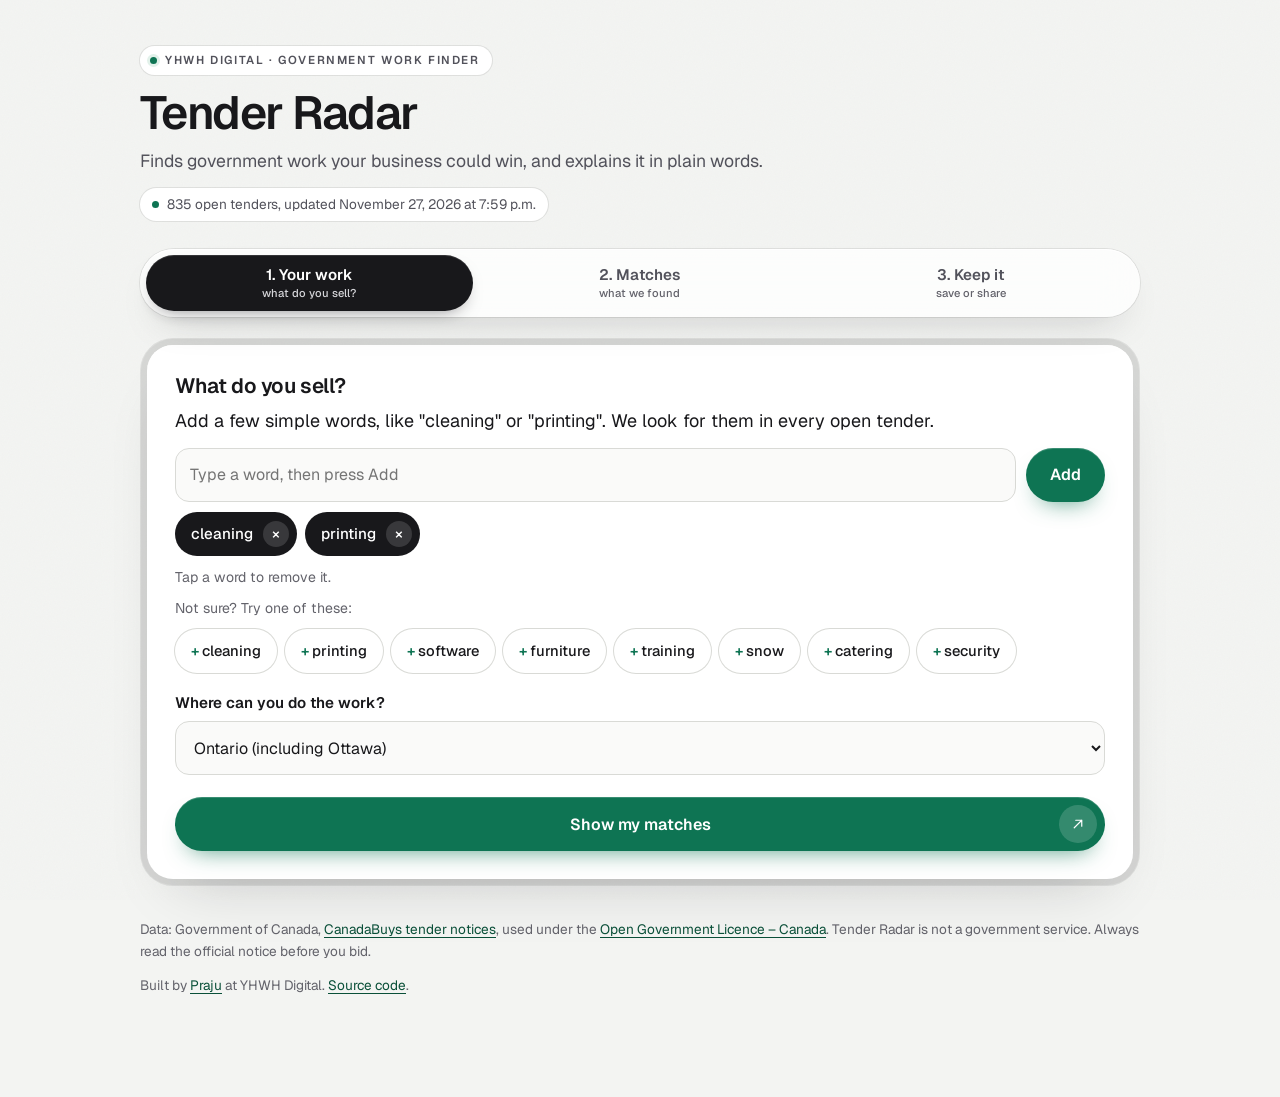
<file: docs/index.html>
<!doctype html>
<html lang="en">
<head>
<meta charset="utf-8">
<meta name="viewport" content="width=device-width, initial-scale=1">
<title>Tender Radar</title>
<meta name="description" content="Find Government of Canada tenders that match what your small business sells, explained in plain words.">
<link rel="preconnect" href="https://fonts.googleapis.com">
<link rel="stylesheet" href="https://fonts.googleapis.com/css2?family=Geist:wght@400;500;600;700&display=swap">
<link rel="stylesheet" href="style.css">
</head>
<body>
<a class="skip" href="#main">Skip to main content</a>
<div class="wrap" id="main">
  <p class="eyebrow">YHWH Digital · Government work finder</p>
  <h1>Tender Radar</h1>
  <p class="tag">Finds government work your business could win, and explains it in plain words.</p>
  <p class="fresh" id="fresh" role="status">Loading today's tenders…</p>

  <div class="steps" role="tablist" aria-label="Steps">
    <button class="step" role="tab" id="t1" aria-controls="p1" aria-selected="true" data-p="p1">1. Your work<small>what do you sell?</small></button>
    <button class="step" role="tab" id="t2" aria-controls="p2" aria-selected="false" data-p="p2">2. Matches<small>what we found</small></button>
    <button class="step" role="tab" id="t3" aria-controls="p3" aria-selected="false" data-p="p3">3. Keep it<small>save or share</small></button>
  </div>

  <section class="card" id="p1" role="tabpanel" aria-labelledby="t1">
    <h2>What do you sell?</h2>
    <p>Add a few simple words, like "cleaning" or "printing". We look for them in every open tender.</p>
    <form class="row" id="addForm">
      <label class="sr" for="word">Add a word</label>
      <input id="word" autocomplete="off" placeholder="Type a word, then press Add">
      <button class="go" type="submit">Add</button>
    </form>
    <p class="err" id="wordErr" hidden></p>
    <div class="chips" id="chips" aria-label="Your words"></div>
    <p class="hint" id="chipHint">Tap a word to remove it.</p>
    <p class="hint">Not sure? Try one of these:</p>
    <div class="chips" id="ideas"></div>
    <label for="where">Where can you do the work?</label>
    <select id="where">
      <option value="ontario">Ontario (including Ottawa)</option>
      <option value="ncr">Ottawa-Gatineau area only</option>
      <option value="anywhere">Anywhere in Canada</option>
    </select>
    <button class="go wide" id="to2">Show my matches</button>
  </section>

  <section class="card" id="p2" role="tabpanel" aria-labelledby="t2" hidden>
    <h2 id="mh">Matches</h2>
    <p class="hint" id="mhint"></p>
    <div id="list"></div>
    <button class="go ghost wide" id="more" hidden>Show more</button>
  </section>

  <section class="card" id="p3" role="tabpanel" aria-labelledby="t3" hidden>
    <h2>Keep your radar</h2>
    <p>This link opens Tender Radar with your words already filled in. Bookmark it, or send it to your partner.</p>
    <label for="share">Your radar link</label>
    <div class="row"><input id="share" readonly><button class="go" id="copyLink" type="button">Copy</button></div>
    <label for="digest">Today's list, ready to paste into an email</label>
    <textarea id="digest" readonly></textarea>
    <button class="go ghost" id="copyDigest" type="button">Copy the list</button>
    <p class="status" id="copied" role="status"></p>
    <p class="hint">Coming next: a free daily email, so you don't need to check.</p>
  </section>

  <footer>
    <p>Data: Government of Canada, <a href="https://open.canada.ca/data/en/dataset/6abd20d4-7a1c-4b38-baa2-9525d0bb2fd2">CanadaBuys tender notices</a>, used under the <a href="https://open.canada.ca/en/open-government-licence-canada">Open Government Licence – Canada</a>. Tender Radar is not a government service. Always read the official notice before you bid.</p>
    <p>Built by <a href="https://github.com/prajuvin">Praju</a> at YHWH Digital. <a href="https://github.com/prajuvin/tender-radar">Source code</a>.</p>
  </footer>
</div>
<script src="app.js"></script>
</body>
</html>
</file>
<file: docs/style.css>
/* YHWH Digital design system v2: soft structuralism. Zinc neutrals, one emerald accent, double-bezel surfaces. */
:root{
  --bg:#F3F4F2;--surface:#FFFFFF;--sunken:#FAFAF9;--shell:rgba(24,24,27,.045);--hair:rgba(24,24,27,.09);--line:#D9DAD6;
  --ink:#18181B;--soft:#52525B;--muted:#63636B;
  --accent:#0E7453;--accent-hover:#0B5E43;--accent-ink:#0A5039;--accent-soft:#E2F1EA;
  --warn-bg:#FBF1DA;--warn-ink:#704800;--warn-line:#EBCB86;
  --bad-bg:#FBE8E7;--bad-ink:#951B1B;--bad-line:#EDB9B6;
  --good-bg:#E2F1EA;--good-ink:#0A5039;--good-line:#A9D5C1;
  --ease:cubic-bezier(.32,.72,0,1);--spring:cubic-bezier(.16,1,.3,1);
  --r-card:26px;--r-in:14px;
  --mono:"Geist",ui-sans-serif,system-ui,sans-serif;
}
*{box-sizing:border-box}
html{-webkit-text-size-adjust:100%}
body{margin:0;background:var(--bg);color:var(--ink);font:18px/1.6 "Geist",ui-sans-serif,system-ui,-apple-system,"Segoe UI",sans-serif;-webkit-font-smoothing:antialiased;text-rendering:optimizeLegibility}
body::before{content:"";position:fixed;inset:0;pointer-events:none;z-index:0;opacity:.05;background-image:url("data:image/svg+xml,%3Csvg xmlns='http://www.w3.org/2000/svg' width='160' height='160'%3E%3Cfilter id='n'%3E%3CfeTurbulence type='fractalNoise' baseFrequency='.85' numOctaves='2' stitchTiles='stitch'/%3E%3C/filter%3E%3Crect width='100%25' height='100%25' filter='url(%23n)' opacity='.55'/%3E%3C/svg%3E")}
.wrap{position:relative;z-index:1;max-width:1040px;margin:0 auto;padding:44px 20px 88px}
.skip{position:absolute;left:-9999px}.skip:focus{left:16px;top:12px;background:var(--surface);padding:10px 16px;border-radius:999px;z-index:20;box-shadow:0 0 0 1px var(--hair)}
h1{font-size:clamp(2.1rem,4.4vw,2.9rem);font-weight:600;letter-spacing:-.035em;line-height:1.05;margin:0}
h2{font-size:1.3rem;font-weight:600;letter-spacing:-.02em;line-height:1.25;margin:0 0 8px}
h3{font-size:1.05rem;font-weight:600;letter-spacing:-.01em;margin:0 0 4px;line-height:1.35}
p{margin:0 0 12px;max-width:68ch}
a{color:var(--accent-ink);text-underline-offset:3px;text-decoration-thickness:1px}
.eyebrow{display:inline-flex;align-items:center;gap:8px;margin:0 0 14px;padding:5px 12px 5px 10px;border-radius:999px;background:var(--surface);box-shadow:0 0 0 1px var(--hair);font-size:.72rem;font-weight:600;letter-spacing:.14em;text-transform:uppercase;color:var(--soft)}
.eyebrow::before{content:"";width:7px;height:7px;border-radius:50%;background:var(--accent);box-shadow:0 0 0 3px var(--accent-soft);animation:breathe 2.8s var(--ease) infinite}
.tag{color:var(--soft);font-size:1.1rem;margin:10px 0 6px;max-width:52ch}

/* Floating island tabs */
.steps{position:sticky;top:calc(env(safe-area-inset-top,0px) + 12px);z-index:5;display:grid;grid-template-columns:repeat(3,1fr);gap:4px;padding:6px;margin:28px 0;border-radius:999px;background:rgba(255,255,255,.78);-webkit-backdrop-filter:blur(18px) saturate(1.5);backdrop-filter:blur(18px) saturate(1.5);box-shadow:0 0 0 1px var(--hair),0 18px 40px -22px rgba(24,24,27,.28),inset 0 1px 0 rgba(255,255,255,.9)}
.step{font:inherit;font-size:.95rem;font-weight:600;border:0;background:transparent;color:var(--soft);border-radius:999px;min-height:56px;padding:6px 10px;cursor:pointer;text-align:center;line-height:1.2;transition:background .55s var(--ease),color .55s var(--ease),transform .4s var(--ease)}
.step small{display:block;font-weight:500;font-size:.7rem;color:var(--muted);margin-top:2px;letter-spacing:0}
.step:hover{color:var(--ink);background:rgba(24,24,27,.04)}
.step:active{transform:scale(.98)}
.step[aria-selected="true"]{background:var(--ink);color:#fff;box-shadow:0 8px 18px -10px rgba(24,24,27,.6),inset 0 1px 0 rgba(255,255,255,.12)}
.step[aria-selected="true"] small{color:#D4D4D8}

/* Double-bezel surfaces: the outer shell is drawn with spread shadows so the markup stays simple */
.card{position:relative;background:var(--surface);border-radius:var(--r-card);padding:28px;margin:8px 7px 26px;box-shadow:0 0 0 6px var(--shell),0 0 0 7px var(--hair),0 30px 60px -32px rgba(24,24,27,.22),inset 0 1px 0 rgba(255,255,255,.9)}

/* Forms */
label{display:block;font-weight:600;font-size:.95rem;margin:18px 0 6px}
label.inline{display:inline;margin:0 8px 0 0}
.opt{font-weight:400;color:var(--muted)}
input,select,textarea{width:100%;font:inherit;font-size:1rem;color:var(--ink);background:var(--sunken);border:1px solid var(--line);border-radius:var(--r-in);padding:12px 14px;min-height:54px;transition:border-color .4s var(--ease),box-shadow .4s var(--ease),background .4s var(--ease)}
input:hover,select:hover,textarea:hover{border-color:#BDBEB9}
input:focus,select:focus,textarea:focus{outline:none;background:var(--surface);border-color:var(--accent);box-shadow:0 0 0 4px var(--accent-soft)}
input[type=file]{padding:10px}
input[type=file]::file-selector-button{font:inherit;font-weight:600;font-size:.9rem;border:0;border-radius:999px;background:var(--ink);color:#fff;padding:8px 16px;margin-right:12px;cursor:pointer}
textarea{min-height:120px;resize:vertical}
.hint{color:var(--muted);font-size:.88rem;margin:8px 0 4px}
.err{color:var(--bad-ink);background:var(--bad-bg);border-radius:12px;padding:8px 12px;font-size:.92rem;margin:10px 0 0}
.status{color:var(--accent-ink);font-weight:600;min-height:1.3em;margin:10px 0 0}
:focus-visible{outline:3px solid var(--accent);outline-offset:3px}
input:focus-visible,select:focus-visible,textarea:focus-visible{outline:none}

/* Pill buttons with a nested arrow island on primary actions */
.go{position:relative;font:inherit;font-weight:600;font-size:1rem;background:var(--accent);color:#fff;border:0;border-radius:999px;min-height:54px;padding:0 24px;cursor:pointer;display:inline-flex;align-items:center;justify-content:center;gap:12px;text-decoration:none;box-shadow:0 12px 24px -14px rgba(14,116,83,.8),inset 0 1px 0 rgba(255,255,255,.18);transition:background .5s var(--ease),transform .45s var(--ease),box-shadow .5s var(--ease)}
.go:hover{background:var(--accent-hover)}
.go:active{transform:scale(.98)}
.go.wide{width:100%;margin-top:22px;padding:0 64px}
.go.wide::after{content:"";position:absolute;right:8px;top:50%;width:38px;height:38px;margin-top:-19px;border-radius:50%;background:rgba(255,255,255,.16) url("data:image/svg+xml,%3Csvg xmlns='http://www.w3.org/2000/svg' viewBox='0 0 24 24' fill='none' stroke='white' stroke-width='1.6' stroke-linecap='round' stroke-linejoin='round'%3E%3Cpath d='M7 17 17 7M9 7h8v8'/%3E%3C/svg%3E") center/18px no-repeat;transition:transform .55s var(--ease)}
.go.wide:hover::after{transform:translate(3px,-2px) scale(1.06)}
.go.ghost{background:var(--surface);color:var(--ink);box-shadow:0 0 0 1px var(--line),0 8px 18px -14px rgba(24,24,27,.35)}
.go.ghost:hover{background:var(--sunken)}
.go.ghost.wide::after{background-color:var(--accent-soft);background-image:url("data:image/svg+xml,%3Csvg xmlns='http://www.w3.org/2000/svg' viewBox='0 0 24 24' fill='none' stroke='%230A5039' stroke-width='1.6' stroke-linecap='round' stroke-linejoin='round'%3E%3Cpath d='M12 5v14M5 12l7 7 7-7'/%3E%3C/svg%3E")}
.go.danger{background:var(--surface);color:var(--bad-ink);box-shadow:0 0 0 1px var(--bad-line)}
.go.danger:hover{background:var(--bad-bg)}
.go.small{min-height:44px;padding:0 16px;font-size:.88rem}
.row{display:flex;gap:10px}.row input{flex:1}
.chips{display:flex;flex-wrap:wrap;gap:8px;margin:10px 0}
.pill{display:inline-flex;align-items:center;font-size:.74rem;font-weight:600;border-radius:999px;padding:3px 10px;letter-spacing:.01em}
footer{margin-top:40px;font-size:.85rem;color:var(--muted)}
footer p{max-width:none}
.sr{position:absolute;left:-9999px;width:1px;height:1px;overflow:hidden}
[hidden]{display:none!important}

/* Motion: heavy, soft rise on entry */
@keyframes rise{from{opacity:0;transform:translateY(16px)}to{opacity:1;transform:none}}
@keyframes breathe{0%,100%{box-shadow:0 0 0 3px var(--accent-soft)}50%{box-shadow:0 0 0 6px rgba(226,241,234,.35)}}
.rise{animation:rise .9s var(--spring) both}
.rise:nth-child(2){animation-delay:.06s}.rise:nth-child(3){animation-delay:.12s}.rise:nth-child(4){animation-delay:.18s}.rise:nth-child(5){animation-delay:.24s}.rise:nth-child(n+6){animation-delay:.3s}
@media (prefers-reduced-motion:reduce){*,*::before,*::after{animation:none!important;transition:none!important}}

@media (max-width:640px){
  .wrap{padding:28px 16px 64px}
  .card{padding:22px 18px;margin:8px 7px 22px}
  .steps{top:calc(env(safe-area-inset-top,0px) + 8px)}
  .step{font-size:.82rem;min-height:52px;padding:6px 4px}
  .step small{display:none}
}
@media (max-width:480px){body{font-size:17px}.row{flex-direction:column}.go{width:100%}.go.small{width:auto}}
.card,.biz,.tot,.tender,.task,.person,.alert,.msg,.b{animation:rise .9s var(--spring) both}
.bizgrid>:nth-child(2),.totals>:nth-child(2),#list>:nth-child(2){animation-delay:.07s}
.bizgrid>:nth-child(3),.totals>:nth-child(3),#list>:nth-child(3){animation-delay:.14s}
.bizgrid>:nth-child(n+4),.totals>:nth-child(n+4),#list>:nth-child(n+4){animation-delay:.2s}
label.go{margin:0}
.card,#lessonView,.bizgrid,#taskList,#list{scroll-margin-top:104px}
.status:empty{min-height:0;margin:0}
.go.ghost.wide{padding:0 24px}
.go.ghost.wide::after{content:none}
/* ---------- Tender Radar ---------- */
.fresh{display:inline-flex;align-items:center;gap:8px;font-size:.85rem;color:var(--soft);margin:6px 0 0;padding:6px 12px;border-radius:999px;background:var(--surface);box-shadow:0 0 0 1px var(--hair)}
.fresh::before{content:"";width:7px;height:7px;border-radius:50%;background:var(--accent);animation:breathe 2.8s var(--ease) infinite}
.chip{font:inherit;font-size:.95rem;font-weight:500;background:var(--ink);color:#fff;border:0;border-radius:999px;padding:8px 8px 8px 16px;min-height:44px;cursor:pointer;display:inline-flex;align-items:center;gap:10px;transition:transform .4s var(--ease),background .45s var(--ease)}
.chip:hover{background:#27272A}
.chip:active{transform:scale(.97)}
.chip span{display:inline-flex;align-items:center;justify-content:center;width:26px;height:26px;border-radius:50%;background:rgba(255,255,255,.14);font-weight:500;margin:0}
.idea{font:inherit;font-size:.92rem;font-weight:500;background:var(--surface);color:var(--ink);border:0;box-shadow:0 0 0 1px var(--line);border-radius:999px;padding:8px 16px;min-height:44px;cursor:pointer;transition:box-shadow .45s var(--ease),transform .4s var(--ease)}
.idea::before{content:"+ ";color:var(--accent);font-weight:600}
.idea:hover{box-shadow:0 0 0 1px var(--accent)}
.idea:active{transform:scale(.97)}
#mh{font-size:1.5rem}
.tender{background:var(--surface);border-radius:20px;padding:20px 22px 14px;margin:14px 0;box-shadow:0 0 0 5px var(--shell),0 0 0 6px var(--hair),0 22px 40px -30px rgba(24,24,27,.35),inset 0 1px 0 #fff;transition:transform .6s var(--ease)}
.tender:hover{transform:translateY(-2px)}
.tender h3{font-size:1.1rem;margin-bottom:10px}
.tender p{margin:0 0 10px}
.facts{display:flex;flex-wrap:wrap;gap:6px;margin:0 0 12px}
.fact{background:var(--sunken);box-shadow:0 0 0 1px var(--hair);color:var(--soft);border-radius:999px;font-size:.8rem;font-weight:500;padding:4px 11px}
.soon{background:var(--warn-bg);color:var(--warn-ink);box-shadow:0 0 0 1px var(--warn-line);font-weight:600}
.meta{font-size:.85rem;color:var(--soft)}
.open{display:inline-flex;align-items:center;gap:10px;min-height:44px;font-weight:600;text-decoration:none;color:var(--accent-ink);border-top:1px solid var(--hair);width:100%;padding-top:10px;margin-top:4px}
.open::after{content:"";width:30px;height:30px;border-radius:50%;background:var(--accent-soft) url("data:image/svg+xml,%3Csvg xmlns='http://www.w3.org/2000/svg' viewBox='0 0 24 24' fill='none' stroke='%230A5039' stroke-width='1.8' stroke-linecap='round' stroke-linejoin='round'%3E%3Cpath d='M7 17 17 7M9 7h8v8'/%3E%3C/svg%3E") center/15px no-repeat;transition:transform .55s var(--ease)}
.open:hover::after{transform:translate(3px,-2px)}
#more.go.ghost.wide{padding:0 64px}
#more.go.ghost.wide::after{content:"";position:absolute;right:8px;top:50%;width:38px;height:38px;margin-top:-19px;border-radius:50%;background:var(--accent-soft) url("data:image/svg+xml,%3Csvg xmlns='http://www.w3.org/2000/svg' viewBox='0 0 24 24' fill='none' stroke='%230A5039' stroke-width='1.8' stroke-linecap='round' stroke-linejoin='round'%3E%3Cpath d='M12 5v14M5 12l7 7 7-7'/%3E%3C/svg%3E") center/16px no-repeat}
textarea#digest{font-size:.85rem;min-height:170px;line-height:1.5}
#p3 .go.ghost{margin-top:12px}
@media (max-width:640px){#p2.card{padding:20px 12px}.tender{padding:16px 16px 10px;margin:12px 4px}}
</file>
